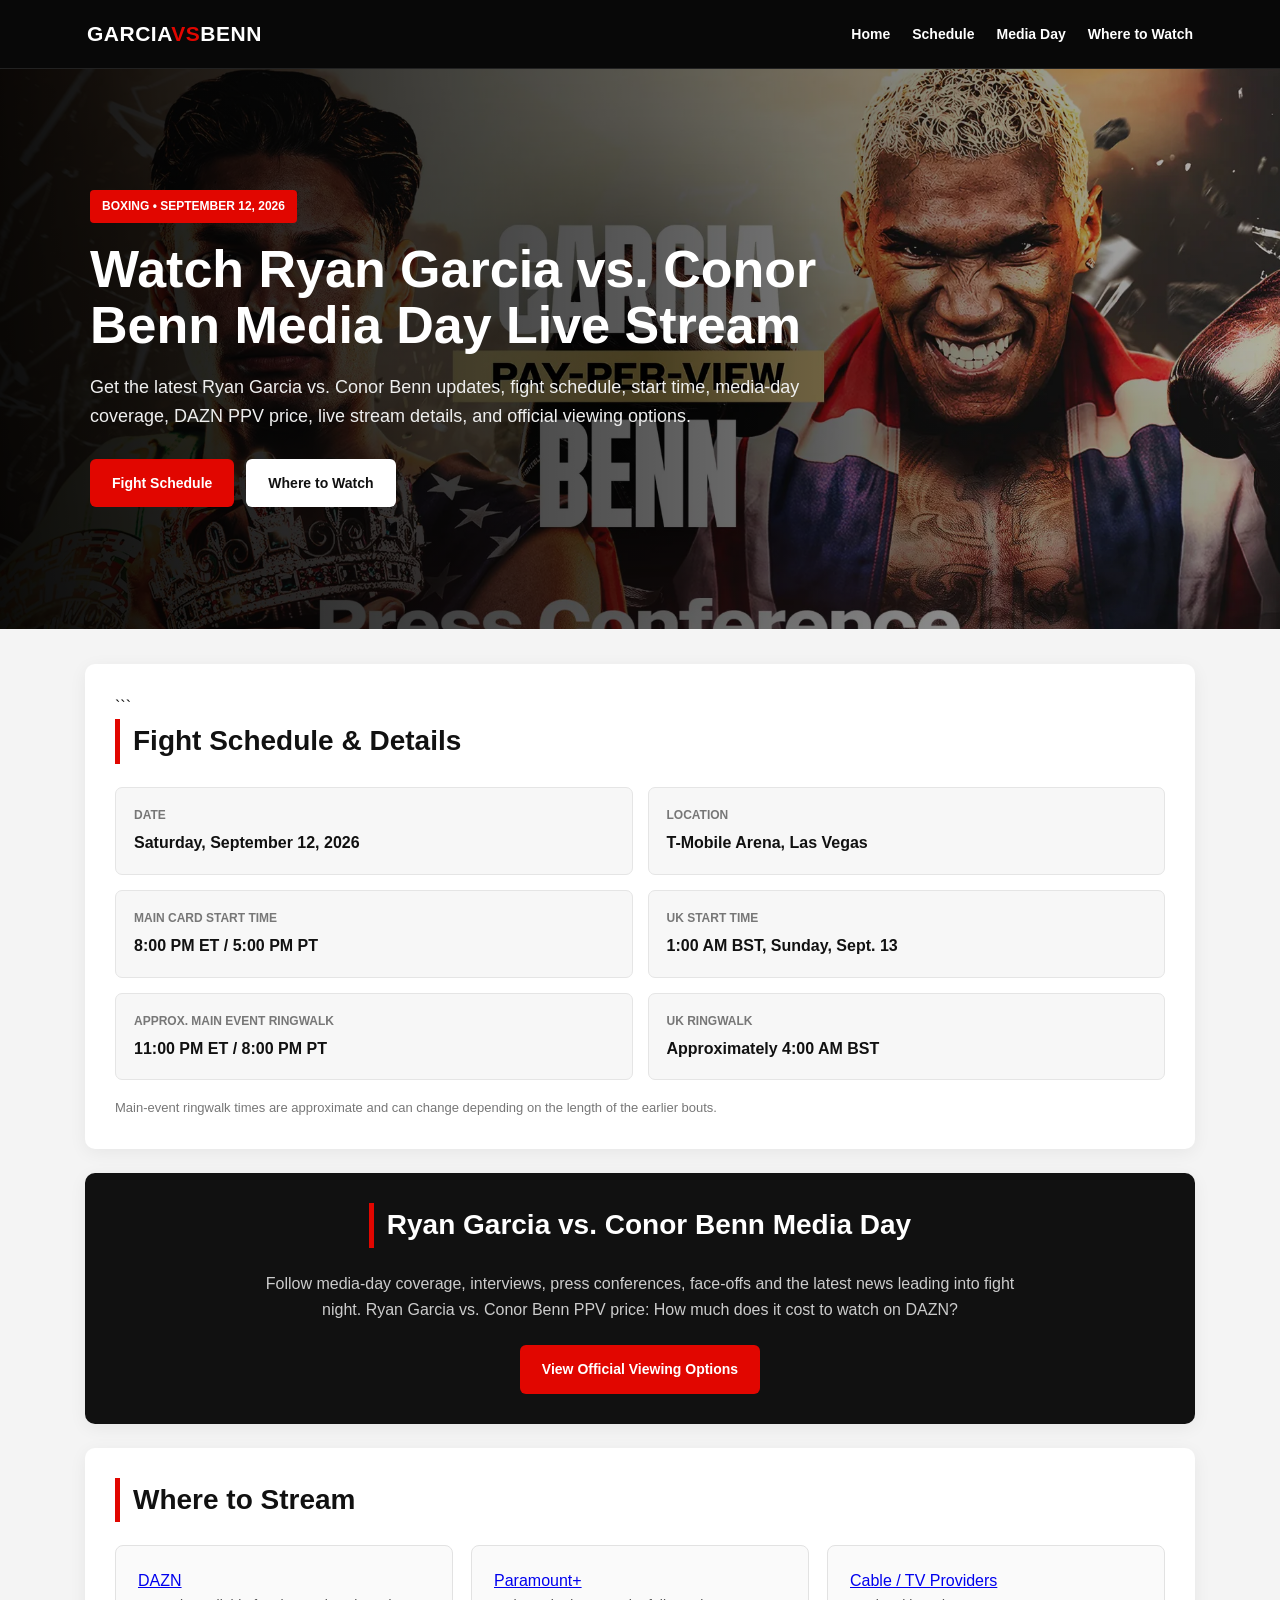
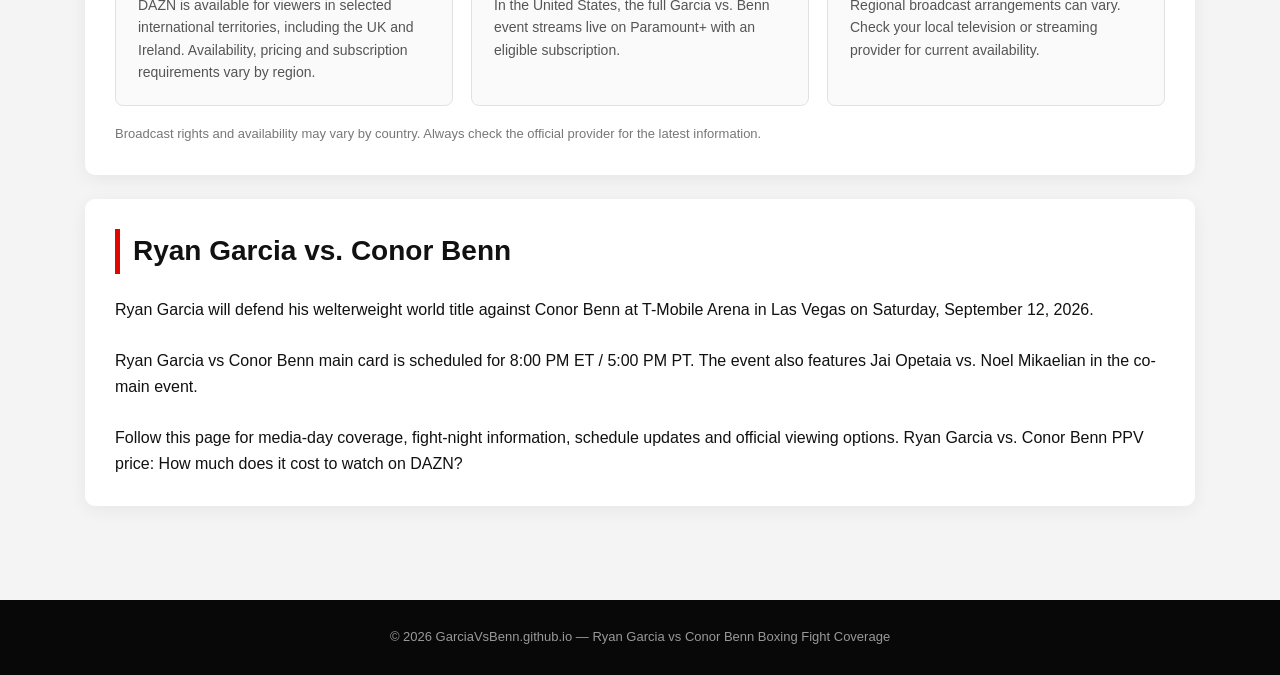
<file: index.html>
<!DOCTYPE html>

<html lang="en">
<head>
  <meta charset="UTF-8">
  <meta name="viewport" content="width=device-width, initial-scale=1.0">

  <title>Ryan Garcia vs. Conor Benn: Fight Date, Start Time & Live Stream</title>

  <!-- Site Icon / Favicon -->
  <link rel="icon" type="image/png" href="images/favicon.png">

  <meta name="description" content="Ryan Garcia vs. Conor Benn takes place Saturday at T-Mobile Arena in Las Vegas. Find the fight date, start time, live stream, DAZN PPV details and Ultimate Tier availability.">

  <meta name="robots" content="index, follow">

  <style>
    * {
      box-sizing: border-box;
      margin: 0;
      padding: 0;
    }

    html {
      scroll-behavior: smooth;
    }

    body {
      font-family: Arial, Helvetica, sans-serif;
      background: #f4f4f4;
      color: #111;
      line-height: 1.6;
    }

    /* HEADER */

    header {
      background: #080808;
      color: #fff;
      border-bottom: 1px solid #222;
      position: sticky;
      top: 0;
      z-index: 999;
    }

    .nav {
      max-width: 1150px;
      margin: auto;
      padding: 17px 22px;

      display: flex;
      align-items: center;
      justify-content: space-between;
    }

    .logo {
      font-size: 21px;
      font-weight: 900;
      letter-spacing: .5px;
    }

    .logo span {
      color: #e10600;
    }

    nav {
      display: flex;
      gap: 22px;
    }

    nav a {
      color: #fff;
      text-decoration: none;
      font-size: 14px;
      font-weight: 600;
    }

    nav a:hover {
      color: #e10600;
    }

    /* HERO */

    .hero {
      min-height: 560px;
      display: flex;
      align-items: center;

      background:
        linear-gradient(
          90deg,
          rgba(0,0,0,.94),
          rgba(0,0,0,.65),
          rgba(0,0,0,.25)
        ),
        url("images/garcia-vs-benn.jpg")
        center center / cover no-repeat;
    }

    .hero-content {
      width: 1150px;
      max-width: 100%;
      margin: auto;
      padding: 60px 25px;
      color: white;
    }

    .badge {
      display: inline-block;
      background: #e10600;
      padding: 7px 12px;
      border-radius: 4px;
      font-size: 12px;
      font-weight: 800;
      text-transform: uppercase;
      margin-bottom: 18px;
    }

    .hero h1 {
      max-width: 850px;
      font-size: 52px;
      line-height: 1.08;
      margin-bottom: 20px;
    }

    .hero p {
      max-width: 720px;
      color: #eee;
      font-size: 18px;
      margin-bottom: 28px;
    }

    .buttons {
      display: flex;
      gap: 12px;
      flex-wrap: wrap;
    }

    .btn {
      display: inline-block;
      padding: 13px 22px;
      border-radius: 6px;
      text-decoration: none;
      font-weight: 700;
      font-size: 14px;
    }

    .btn-red {
      background: #e10600;
      color: #fff;
    }

    .btn-red:hover {
      background: #b90000;
    }

    .btn-white {
      background: #fff;
      color: #111;
    }

    .btn-white:hover {
      background: #ddd;
    }

    /* CONTAINER */

    .container {
      max-width: 1150px;
      margin: auto;
      padding: 35px 20px 70px;
    }

    .card {
      background: #fff;
      border-radius: 10px;
      padding: 30px;
      margin-bottom: 24px;
      box-shadow: 0 4px 18px rgba(0,0,0,.06);
    }

    .title {
      font-size: 28px;
      margin-bottom: 23px;
      border-left: 5px solid #e10600;
      padding-left: 13px;
    }

    /* DETAILS */

    .details {
      display: grid;
      grid-template-columns: repeat(2, 1fr);
      gap: 15px;
    }

    .detail {
      background: #f7f7f7;
      border: 1px solid #e5e5e5;
      border-radius: 7px;
      padding: 18px;
    }

    .label {
      display: block;
      color: #777;
      font-size: 12px;
      font-weight: 700;
      text-transform: uppercase;
      margin-bottom: 5px;
    }

    .value {
      font-size: 16px;
      font-weight: 700;
    }

    .note {
      color: #777;
      font-size: 13px;
      margin-top: 18px;
    }

    /* MEDIA DAY */

    .media {
      background: #111;
      color: #fff;
      text-align: center;
    }

    .media .title {
      display: inline-block;
      text-align: left;
    }

    .media p {
      max-width: 760px;
      margin: 0 auto 23px;
      color: #ccc;
    }

    /* STREAMING */

    .stream-grid {
      display: grid;
      grid-template-columns: repeat(3, 1fr);
      gap: 18px;
    }

    .stream {
      border: 1px solid #e2e2e2;
      border-radius: 8px;
      padding: 22px;
      background: #fafafa;
    }

    .stream h3 {
      font-size: 19px;
      margin-bottom: 8px;
    }

    .stream p {
      color: #555;
      font-size: 14px;
    }

    /* IMAGE OPTION */

    .image-option {
      background: #fafafa;
      border: 1px dashed #bbb;
      text-align: center;
    }

    .image-option p {
      color: #666;
      margin-bottom: 15px;
    }

    .image-preview {
      max-width: 100%;
      max-height: 350px;
      margin: 20px auto 0;
      display: none;
      border-radius: 8px;
    }

    input[type="file"] {
      padding: 10px;
      max-width: 100%;
    }

    /* FOOTER */

    footer {
      background: #080808;
      color: #999;
      text-align: center;
      padding: 27px 20px;
      font-size: 13px;
    }

    /* MOBILE */

    @media (max-width: 800px) {

      .nav {
        flex-direction: column;
        gap: 12px;
      }

      nav {
        flex-wrap: wrap;
        justify-content: center;
        gap: 14px;
      }

      .hero {
        min-height: 500px;
      }

      .hero h1 {
        font-size: 39px;
      }

      .hero p {
        font-size: 16px;
      }

      .details,
      .stream-grid {
        grid-template-columns: 1fr;
      }
    }

    @media (max-width: 480px) {

      .hero h1 {
        font-size: 32px;
      }

      .hero-content {
        padding: 45px 20px;
      }

      .card {
        padding: 22px;
      }

      .btn {
        width: 100%;
        text-align: center;
      }
    }

  </style>

</head>

<body>

<!-- HEADER -->

<header>
  <div class="nav">


<div class="logo">
  GARCIA<span>VS</span>BENN
</div>

<nav>
  <a href="https://boxingstreamstoday.blogspot.com/2026/09/garcia-vs-benn.html">Home</a>
  <a href="https://boxingstreamstoday.blogspot.com/2026/09/garcia-vs-benn.html">Schedule</a>
  <a href="https://boxingstreamstoday.blogspot.com/2026/09/garcia-vs-benn.html">Media Day</a>
  <a href="https://boxingstreamstoday.blogspot.com/2026/09/garcia-vs-benn.html">Where to Watch</a>
</nav>


  </div>
</header>

<!-- HERO -->

<section class="hero" id="home">

  <div class="hero-content">


<span class="badge">
  Boxing • September 12, 2026
</span>

<h1>
  Watch Ryan Garcia vs. Conor Benn
  Media Day Live Stream
</h1>

<p>
  Get the latest Ryan Garcia vs. Conor Benn updates, fight schedule, start time, media-day coverage, DAZN PPV price, live stream details, and official viewing options.
</p>

<div class="buttons">

  <a href="https://boxingstreamstoday.blogspot.com/2026/09/garcia-vs-benn.html" class="btn btn-red">
    Fight Schedule
  </a>

  <a href="https://boxingstreamstoday.blogspot.com/2026/09/garcia-vs-benn.html" class="btn btn-white">
    Where to Watch
  </a>

</div>


  </div>

</section>

<main class="container">

  <!-- FIGHT SCHEDULE -->

  <section class="card" id="schedule">

```
<h2 class="title">
  Fight Schedule &amp; Details
</h2>

<div class="details">

  <div class="detail">
    <span class="label">Date</span>
    <span class="value">
      Saturday, September 12, 2026
    </span>
  </div>

  <div class="detail">
    <span class="label">Location</span>
    <span class="value">
      T-Mobile Arena, Las Vegas
    </span>
  </div>

  <div class="detail">
    <span class="label">Main Card Start Time</span>
    <span class="value">
      8:00 PM ET / 5:00 PM PT
    </span>
  </div>

  <div class="detail">
    <span class="label">UK Start Time</span>
    <span class="value">
      1:00 AM BST, Sunday, Sept. 13
    </span>
  </div>

  <div class="detail">
    <span class="label">Approx. Main Event Ringwalk</span>
    <span class="value">
      11:00 PM ET / 8:00 PM PT
    </span>
  </div>

  <div class="detail">
    <span class="label">UK Ringwalk</span>
    <span class="value">
      Approximately 4:00 AM BST
    </span>
  </div>

</div>

<p class="note">
  Main-event ringwalk times are approximate and can change
  depending on the length of the earlier bouts.
</p>


  </section>

  <!-- MEDIA DAY -->

  <section class="card media" id="media">


<h2 class="title">
  Ryan Garcia vs. Conor Benn Media Day
</h2>

<p>
  Follow media-day coverage, interviews, press conferences,
  face-offs and the latest news leading into fight night. Ryan Garcia vs. Conor Benn PPV price: How much does it cost to watch on DAZN?
</p>

<a href="https://boxingstreamstoday.blogspot.com/2026/09/garcia-vs-benn.html"
   class="btn btn-red"
   target="_blank"
   rel="noopener noreferrer">
  View Official Viewing Options
</a>


  </section>


  <!-- STREAMING -->

  <section class="card" id="stream">


<h2 class="title">
  Where to Stream
</h2>

<div class="stream-grid">

  <div class="stream">

  <a href="https://boxingstreamstoday.blogspot.com/2026/09/garcia-vs-benn.html"<h3>DAZN</h3></a>

    <p>
      DAZN is available for viewers in selected international
      territories, including the UK and Ireland. Availability,
      pricing and subscription requirements vary by region.
    </p>

  </div>


  <div class="stream">

    <a href="https://boxingstreamstoday.blogspot.com/2026/09/garcia-vs-benn.html"<h3>Paramount+</h3></a>

    <p>
      In the United States, the full Garcia vs. Benn event
      streams live on Paramount+ with an eligible subscription.
    </p>

  </div>


  <div class="stream">

    <a href="https://boxingstreamstoday.blogspot.com/2026/09/garcia-vs-benn.html"<h3>Cable / TV Providers</h3></a>

    <p>
      Regional broadcast arrangements can vary. Check your
      local television or streaming provider for current
      availability.
    </p>

  </div>

</div>

<p class="note">
  Broadcast rights and availability may vary by country.
  Always check the official provider for the latest information.
</p>


  </section>

  <!-- ABOUT -->

  <section class="card">


<h2 class="title">
  Ryan Garcia vs. Conor Benn
</h2>

<p>
  Ryan Garcia will defend his welterweight world title against
  Conor Benn at T-Mobile Arena in Las Vegas on Saturday,
  September 12, 2026.
</p>

<br>

<p>
  Ryan Garcia vs Conor Benn main card is scheduled for 8:00 PM ET / 5:00 PM PT.
  The event also features Jai Opetaia vs. Noel Mikaelian
  in the co-main event.
</p>

<br>

<p>
  Follow this page for media-day coverage, fight-night
  information, schedule updates and official viewing options. Ryan Garcia vs. Conor Benn PPV price: How much does it cost to watch on DAZN?
</p>


  </section>

</main>

<!-- FOOTER -->

<footer>
  © 2026 GarciaVsBenn.github.io — Ryan Garcia vs Conor Benn Boxing Fight Coverage
</footer>

<script>
  const imageUpload = document.getElementById("imageUpload");
  const imagePreview = document.getElementById("imagePreview");

  imageUpload.addEventListener("change", function () {

    const file = this.files[0];

    if (!file) {
      imagePreview.style.display = "none";
      return;
    }

    const reader = new FileReader();

    reader.onload = function (event) {
      imagePreview.src = event.target.result;
      imagePreview.style.display = "block";
    };

    reader.readAsDataURL(file);

  });
</script>

</body>
</html>
</file>
